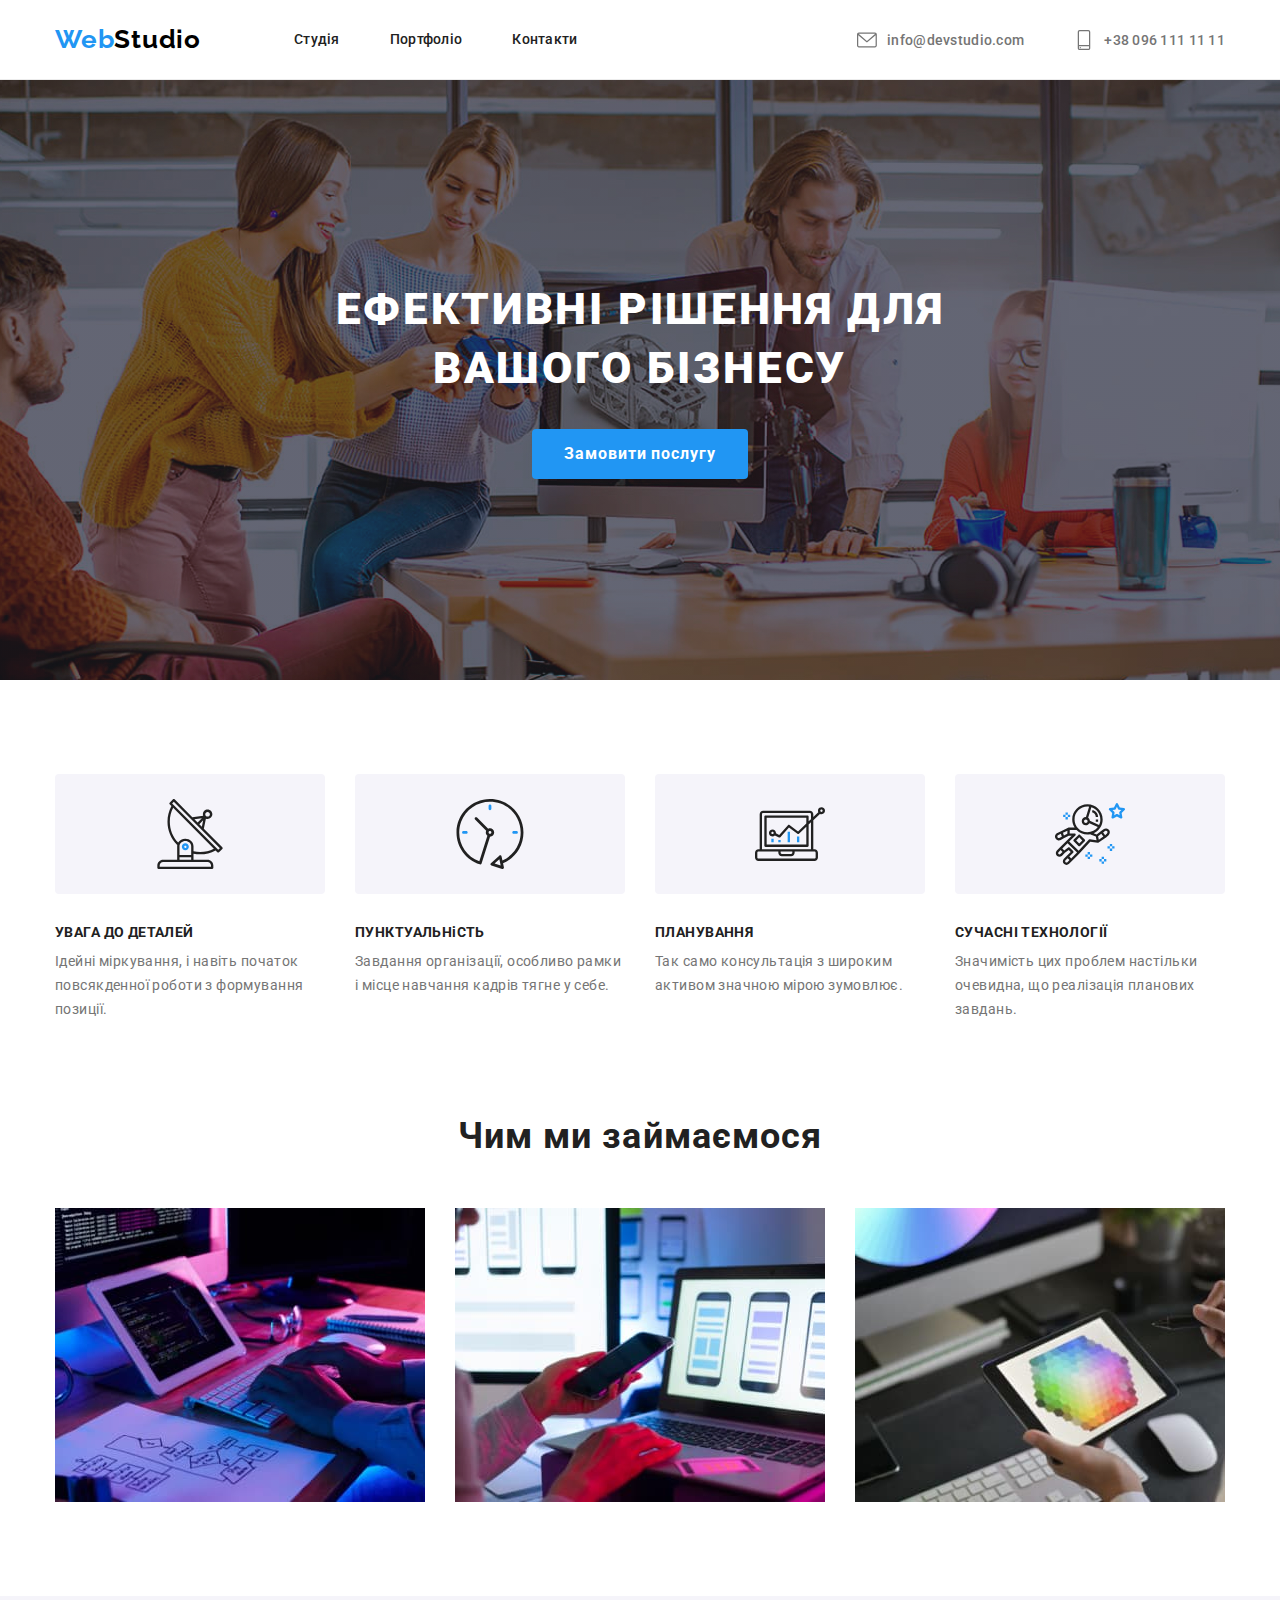
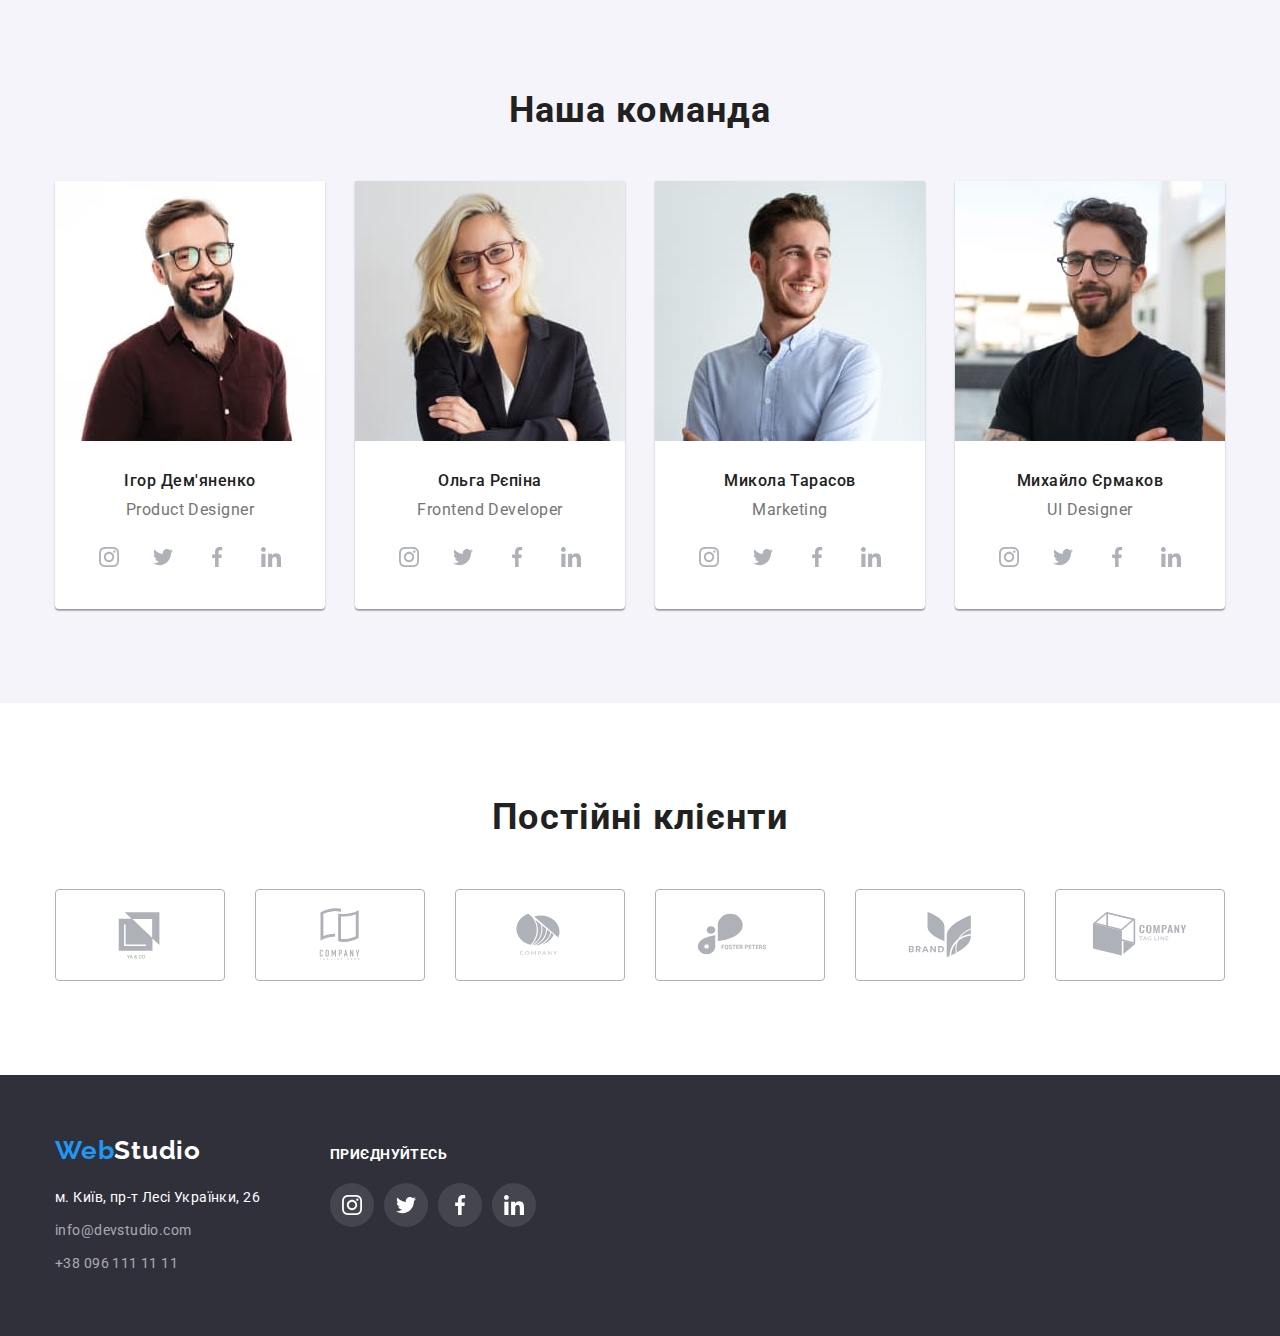
<file: index.html>
<!DOCTYPE html>
<html lang="ua">
<head>
    <meta charset="UTF-8">
    <meta http-equiv="X-UA-Compatible" content="IE=edge">
    <meta name="viewport" content="width=device-width, initial-scale=1.0">
    <title>WebStudio - Главная</title>
    <link rel="preconnect" href="https://fonts.googleapis.com">
    <link rel="preconnect" href="https://fonts.gstatic.com" crossorigin>
    <link href="https://fonts.googleapis.com/css2?family=Raleway:wght@700&family=Roboto:wght@400;500;700;900&display=swap"
    rel="stylesheet">
    <link rel="stylesheet" href="https://cdnjs.cloudflare.com/ajax/libs/modern-normalize/1.1.0/modern-normalize.min.css">
    <link rel="stylesheet" href="./css/styles.css">
</head>
<body>

    <!--Head-->
    <header class="header">
        <div class="container main-nav">
            <nav class="main-nav">
                <a href="/" class="logo">
                    <span class="logo-web">Web</span>Studio
                </a>
            
                <ul class="nav-site">
                    <li class="item">
                        <a class="nav-site-link" href="./index.html">Студія</a>
                    </li>
                    <li class="item">
                        <a class="nav-site-link" href="./portfolio.html">Портфоліо</a>
                    </li>
                    <li class="item">
                        <a class="nav-site-link" href="#">Контакти</a>
                    </li>
                </ul>
            </nav>
            <ul class="nav-cont">
                <li class="item">
                    <a class="nav-cont-link test" href="mailto:info@devstudio.com">
                        <svg class="icon-contact" width="20" height="20">
                            <use href="./images/icons.svg#icon-envelope"></use>
                        </svg>
                        info@devstudio.com
                    </a>
                </li>
                <li class="item">
                    <a class="nav-cont-link" href="tel:+380961111111">
                        <svg class="icon-contact" width="20" height="20">
                            <use href="./images/icons.svg#icon-smartphone"></use>
                        </svg>
                        +38 096 111 11 11
                    </a>
                </li>
            </ul>
        </div>         
    </header>

    <!--Main-->
    <main>
        <!--Presentation-->
            <section class="hero">
                <div class="container">
                    <h1 class="hero-text">
                        ЕФЕКТИВНІ РІШЕННЯ ДЛЯ ВАШОГО БІЗНЕСУ
                    </h1>
                    <button type="button" class="hero-btn">Замовити послугу</button>
                </div>
            </section>
        
        <!--Preferences-->
        <section class="section">
            <div class="container">
                <h2 class="visually-hidden">Переваги</h2>
                <ul class="pref">
                    <li class="item">
                        <div class="icon-bg">
                            <svg class="icon-pref">
                                <use href="./images/icons.svg#icon-antenna"></use>
                            </svg>
                        </div>
                        <h3 class="pref-title">
                            УВАГА ДО ДЕТАЛЕЙ
                        </h3>
                        <p class="pref-text">
                            Ідейні міркування, і навіть початок повсякденної роботи з формування позиції.
                        </p>
                    </li>
                    <li class="item">
                        <div class="icon-bg">
                            <svg class="icon-pref">
                                <use href="./images/icons.svg#icon-clock"></use>
                            </svg>
                        </div>
                        <h3 class="pref-title">
                            ПУНКТУАЛЬНіСТЬ
                        </h3>
                        <p class="pref-text">
                            Завдання організації, особливо рамки і місце навчання кадрів тягне у себе.
                        </p>
                    </li>
                    <li class="item">
                        <div class="icon-bg">
                            <svg class="icon-pref">
                                <use href="./images/icons.svg#icon-diagram"></use>
                            </svg>
                        </div>
                        <h3 class="pref-title">
                            ПЛАНУВАННЯ
                        </h3>
                        <p class="pref-text">
                            Так само консультація з широким активом значною мірою зумовлює.
                        </p>
                    </li>
                    <li class="item">
                        <div class="icon-bg">
                            <svg class="icon-pref">
                                <use href="./images/icons.svg#icon-astronaut"></use>
                            </svg>
                        </div>
                        <h3 class="pref-title">
                            СУЧАСНІ ТЕХНОЛОГІЇ
                        </h3>
                        <p class="pref-text">
                            Значимість цих проблем настільки очевидна, що реалізація планових завдань.
                        </p>
                    </li>
                </ul>
            </div>
        </section>
        
        <!--About-->
        <section class="section supp-pt">
            <div class="container">
                <h2 class="about-title">
                    Чим ми займаємося
                </h2>
                <ul class="about-list">
                    <li class="item">
                        <a href="#"><img src="./images/img1.jpg" alt="Статистика" width="370"></a>
                    </li>
                    <li class="item">
                        <a href="#"><img src="./images/img2.jpg" alt="Аналіз" width="370"></a>
                    </li>
                    <li class="item">
                        <a href="#"><img src="./images/img3.jpg" alt="Дизайн" width="370"></a>
                    </li>
                </ul>
            </div>
        </section>
        
        <!--Team-->
        <section class="section team">
            <div class="container">
                <h2 class="team-title">
                    Наша команда
                </h2>
                
                <ul class="team-list">
                    <li class="team-bgd">
                        <img src="./images/imgc1.jpg" alt="Игорь Демьяненко" width="270">
                        <div class="team-info">
                            <h3 class="team-name">
                                Ігор Дем'яненко
                            </h3>
                            <p class="team-prof" lang="en">
                                Product Designer
                            </p>
                            <ul class="social-links">
                                <li class="social-link">
                                    <a href="#" class="link-team">
                                        <svg class="icon-team" width="20" height="20">
                                            <use href="./images/icons.svg#icon-instagram"></use>
                                        </svg>
                                    </a>
                                </li>
                                <li class="social-link">
                                    <a href="#" class="link-team">
                                        <svg class="icon-team" width="20" height="20">
                                            <use href="./images/icons.svg#icon-twitter"></use>
                                        </svg>
                                    </a>
                                </li>
                                <li class="social-link">
                                    <a href="#" class="link-team">
                                        <svg class="icon-team" width="20" height="20">
                                            <use href="./images/icons.svg#icon-facebook"></use>
                                        </svg>
                                    </a>
                                </li>
                                <li class="social-link">
                                    <a href="#" class="link-team">
                                        <svg class="icon-team" width="20" height="20">
                                            <use href="./images/icons.svg#icon-linkedin"></use>
                                        </svg>
                                    </a>
                                </li>
                            </ul>
                        </div>                        
                    </li>
                    <li class="team-bgd">
                        <img src="./images/imgc2.jpg" alt="Ольга Репина" width="270">
                        <div class="team-info">
                            <h3 class="team-name">
                                Ольга Рєпіна
                            </h3>
                            <p class="team-prof" lang="en">
                                Frontend Developer
                            </p>
                            <ul class="social-links">
                                <li class="social-link">
                                    <a href="#" class="link-team">
                                        <svg class="icon-team" width="20" height="20">
                                            <use href="./images/icons.svg#icon-instagram"></use>
                                        </svg>
                                    </a>
                                </li>
                                <li class="social-link">
                                    <a href="#" class="link-team">
                                        <svg class="icon-team" width="20" height="20">
                                            <use href="./images/icons.svg#icon-twitter"></use>
                                        </svg>
                                    </a>
                                </li>
                                <li class="social-link">
                                    <a href="#" class="link-team">
                                        <svg class="icon-team" width="20" height="20">
                                            <use href="./images/icons.svg#icon-facebook"></use>
                                        </svg>
                                    </a>
                                </li>
                                <li class="social-link">
                                    <a href="#" class="link-team">
                                        <svg class="icon-team" width="20" height="20">
                                            <use href="./images/icons.svg#icon-linkedin"></use>
                                        </svg>
                                    </a>
                                </li>
                            </ul>
                        </div>                        
                    </li>
                    <li class="team-bgd">
                        <img src="./images/imgc3.jpg" alt="Николай Тарасов" width="270">
                        <div class="team-info">
                            <h3 class="team-name">
                                Микола Тарасов
                            </h3>
                            <p class="team-prof" lang="en">
                                Marketing
                            </p>
                            <ul class="social-links">
                                <li class="social-link">
                                    <a href="#" class="link-team">
                                        <svg class="icon-team" width="20" height="20">
                                            <use href="./images/icons.svg#icon-instagram"></use>
                                        </svg>
                                    </a>
                                </li>
                                <li class="social-link">
                                    <a href="#" class="link-team">
                                        <svg class="icon-team" width="20" height="20">
                                            <use href="./images/icons.svg#icon-twitter"></use>
                                        </svg>
                                    </a>
                                </li>
                                <li class="social-link">
                                    <a href="#" class="link-team">
                                        <svg class="icon-team" width="20" height="20">
                                            <use href="./images/icons.svg#icon-facebook"></use>
                                        </svg>
                                    </a>
                                </li>
                                <li class="social-link">
                                    <a href="#" class="link-team">
                                        <svg class="icon-team" width="20" height="20">
                                            <use href="./images/icons.svg#icon-linkedin"></use>
                                        </svg>
                                    </a>
                                </li>
                            </ul>
                        </div>                        
                    </li>
                    <li class="team-bgd">
                        <img src="./images/imgc4.jpg" alt="Михаил Ермаков" width="270">
                        <div class="team-info">
                            <h3 class="team-name">
                                Михайло Єрмаков
                            </h3>
                            <p class="team-prof" lang="en">
                                UI Designer
                            </p>
                            <ul class="social-links">
                                <li class="social-link">
                                    <a href="#" class="link-team">
                                        <svg class="icon-team" width="20" height="20">
                                            <use href="./images/icons.svg#icon-instagram"></use>
                                        </svg>
                                    </a>
                                </li>
                                <li class="social-link">
                                    <a href="#" class="link-team">
                                        <svg class="icon-team" width="20" height="20">
                                            <use href="./images/icons.svg#icon-twitter"></use>
                                        </svg>
                                    </a>
                                </li>
                                <li class="social-link">
                                    <a href="#" class="link-team">
                                        <svg class="icon-team" width="20" height="20">
                                            <use href="./images/icons.svg#icon-facebook"></use>
                                        </svg>
                                    </a>
                                </li>
                                <li class="social-link">
                                    <a href="#" class="link-team">
                                        <svg class="icon-team" width="20" height="20">
                                            <use href="./images/icons.svg#icon-linkedin"></use>
                                        </svg>
                                    </a>
                                </li>
                            </ul>
                        </div>                        
                    </li>
                </ul>
            </div>
        </section>

        <!--Regular Customers-->
        <section class="section">
            <div class="container">
                <h2 class="customers-title">
                    Постійні клієнти
                </h2>
                <ul class="customers-list">
                    <li class="customer">
                        <a href="#" class="customer-item">
                            <svg class="icon-logo" width="106" height="60">
                                <use href="./images/icons.svg#icon-logo-1"></use>
                            </svg>
                        </a>
                    </li>
                    <li class="customer">
                        <a href="#" class="customer-item">
                            <svg class="icon-logo" width="106" height="60">
                                <use href="./images/icons.svg#icon-logo-2"></use>
                            </svg>
                        </a>
                    </li>
                    <li class="customer">
                        <a href="#" class="customer-item">
                            <svg class="icon-logo" width="106" height="60">
                                <use href="./images/icons.svg#icon-logo-3"></use>
                            </svg>
                        </a>
                    </li>
                    <li class="customer">
                        <a href="#" class="customer-item">
                            <svg class="icon-logo" width="106" height="60">
                                <use href="./images/icons.svg#icon-logo-4"></use>
                            </svg>
                        </a>
                    </li>
                    <li class="customer">
                        <a href="#" class="customer-item">
                            <svg class="icon-logo" width="106" height="60">
                                <use href="./images/icons.svg#icon-logo-5"></use>
                            </svg>
                        </a>
                    </li>
                    <li class="customer">
                        <a href="#" class="customer-item">
                            <svg class="icon-logo" width="106" height="60">
                                <use href="./images/icons.svg#icon-logo-6"></use>
                            </svg>
                        </a>
                    </li>
                </ul>
            </div>
        </section>
    </main>

    <!--Footer-->
    <footer class="footer supp-footer">
            <div class="container supp-flex">
                <div>
                    <a href="/" class="footer-logo">
                        <span class="logo-web">Web</span>Studio
                    </a>
                    
                    <address>
                        <ul class="address-list">
                            <li class="item">
                                <a href="https://goo.gl/maps/CPtrU1FHBa2aNyZL9" target="_blank" rel="noopener noreferrer" class="address">м.
                                    Київ, пр-т Лесі Українки, 26</a>
                            </li>
                            <li class="item">
                                <a href="mailto:info@devstudio.com" class="footer-cont">info@devstudio.com</a>
                            </li>
                            <li class="item">
                                <a href="tel:+380961111111" class="footer-cont">+38 096 111 11 11</a>
                            </li>
                        </ul>
                    </address>
                </div>
                
                <div class="join-in">
                    <h3 class="social-links-title">
                        ПРИЄДНУЙТЕСЬ
                    </h3>
                    <ul class="links-footer">
                        <li class="social-footer">
                            <a href="#" class="link-footer">
                                <svg class="icon-link-footer" width="20" height="20">
                                    <use href="./images/icons.svg#icon-instagram"></use>
                                </svg>
                            </a>
                        </li>
                        <li class="social-footer">
                            <a href="#" class="link-footer">
                                <svg class="icon-link-footer" width="20" height="20">
                                    <use href="./images/icons.svg#icon-twitter"></use>
                                </svg>
                            </a>
                        </li>
                        <li class="social-footer">
                            <a href="#" class="link-footer">
                                <svg class="icon-link-footer" width="20" height="20">
                                    <use href="./images/icons.svg#icon-facebook"></use>
                                </svg>
                            </a>
                        </li>
                        <li class="social-footer">
                            <a href="#" class="link-footer">
                                <svg class="icon-link-footer" width="20" height="20">
                                    <use href="./images/icons.svg#icon-linkedin"></use>
                                </svg>
                            </a>
                        </li>
                    </ul>
                </div>
            </div>         
    </footer>
    
</body>
</html>
</file>
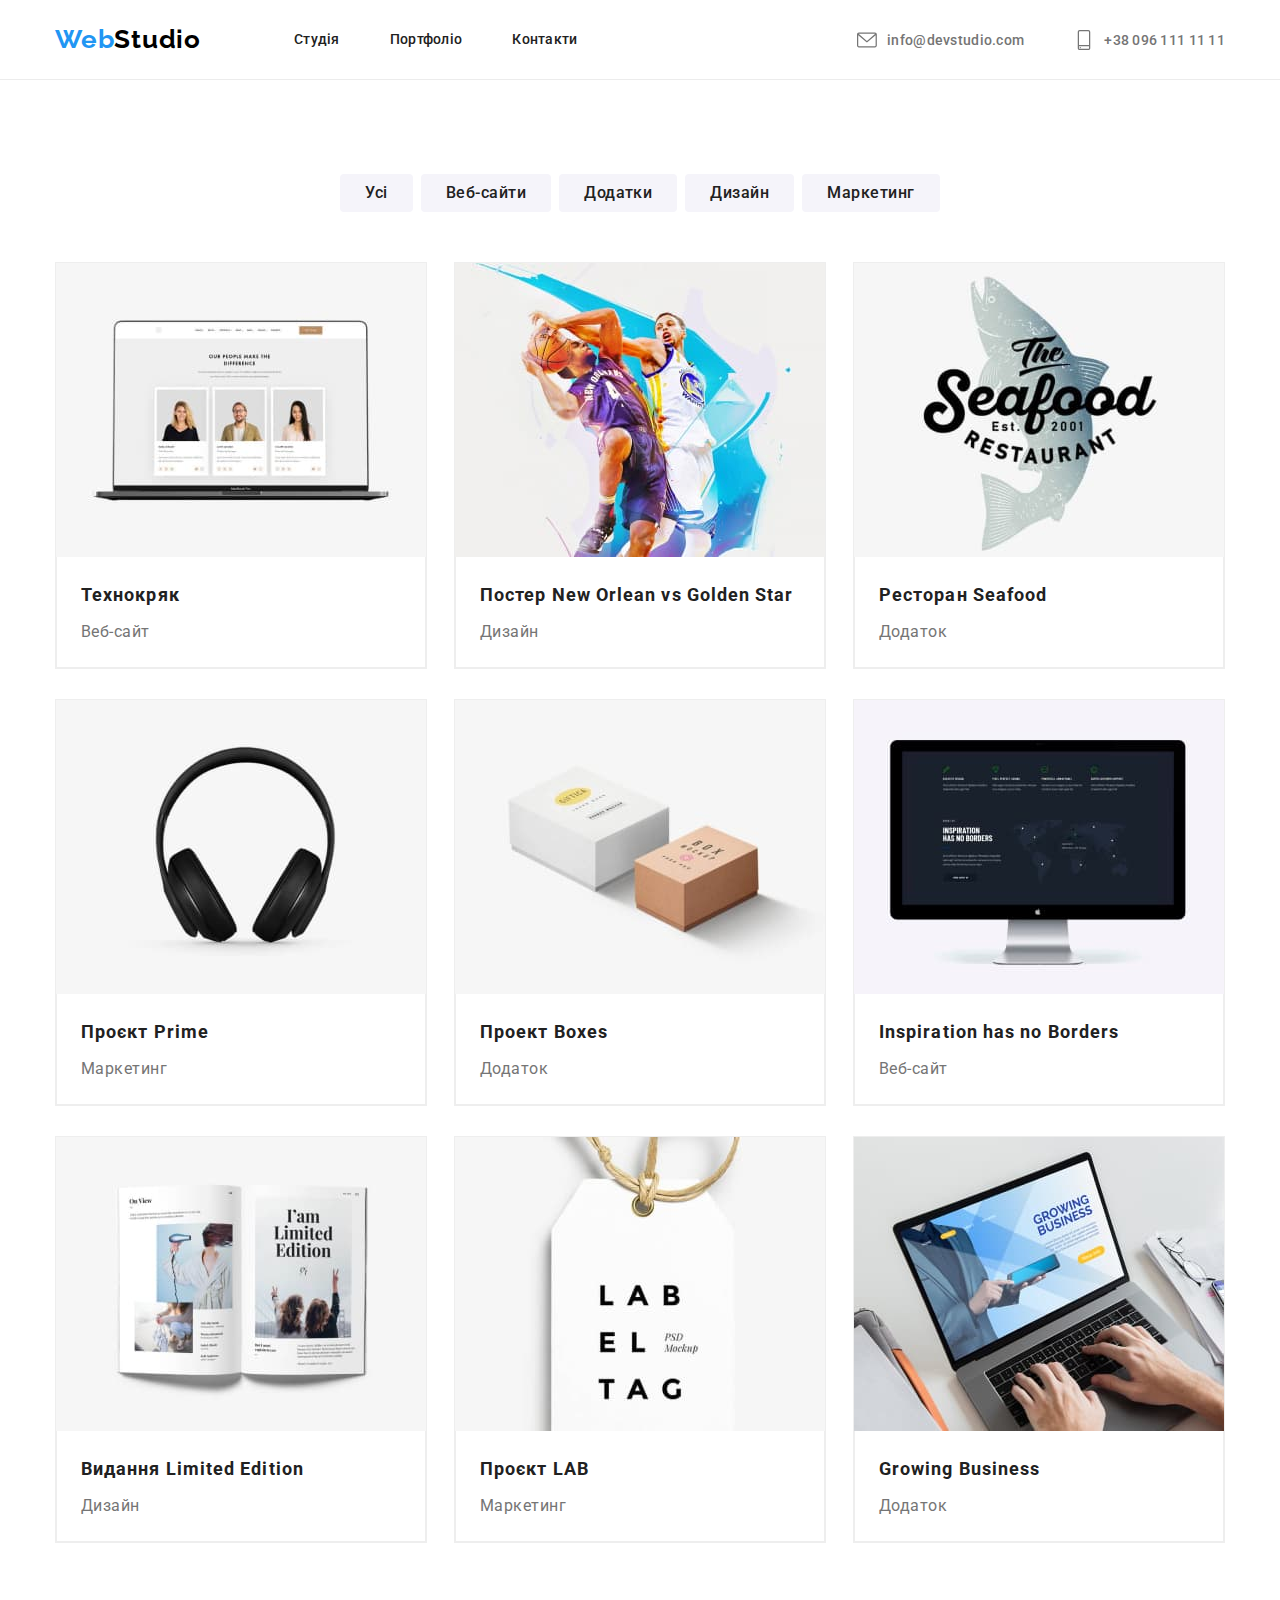
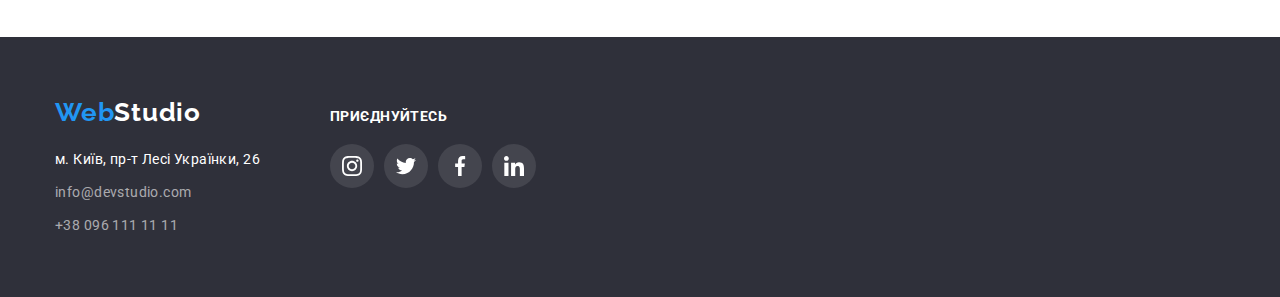
<file: portfolio.html>
<!DOCTYPE html>
<html lang="ua">

<head>
    <meta charset="UTF-8">
    <meta http-equiv="X-UA-Compatible" content="IE=edge">
    <meta name="viewport" content="width=device-width, initial-scale=1.0">
    <title>WebStudio - Портфолио</title>
    <link rel="preconnect" href="https://fonts.googleapis.com">
    <link rel="preconnect" href="https://fonts.gstatic.com" crossorigin>
    <link
        href="https://fonts.googleapis.com/css2?family=Raleway:wght@700&family=Roboto:wght@400;500;700;900&display=swap"
        rel="stylesheet">
    <link rel="stylesheet" href="https://cdnjs.cloudflare.com/ajax/libs/modern-normalize/1.1.0/modern-normalize.min.css">
    <link rel="stylesheet" href="./css/styles.css">
</head>

<body>

    <!--Head-->
    <header class="header">
        <div class="container main-nav">
            <nav class="main-nav">
                <a href="/" class="logo">
                    <span class="logo-web">Web</span>Studio
                </a>
    
                <ul class="nav-site">
                    <li class="item">
                        <a class="nav-site-link" href="./index.html">Студія</a>
                    </li>
                    <li class="item">
                        <a class="nav-site-link" href="./portfolio.html">Портфоліо</a>
                    </li>
                    <li class="item">
                        <a class="nav-site-link" href="#">Контакти</a>
                    </li>
                </ul>
            </nav>
            <ul class="nav-cont">
                <li class="item">
                    <a class="nav-cont-link test" href="mailto:info@devstudio.com">
                        <svg class="icon-contact" width="20" height="20">
                            <use href="./images/icons.svg#icon-envelope"></use>
                        </svg>
                        info@devstudio.com
                    </a>
                </li>
                <li class="item">
                    <a class="nav-cont-link" href="tel:+380961111111">
                        <svg class="icon-contact" width="20" height="20">
                            <use href="./images/icons.svg#icon-smartphone"></use>
                        </svg>
                        +38 096 111 11 11
                    </a>
                </li>
            </ul>
        </div>
    </header>

    <main>
        <!--Portfolio-->
        <!--Nav portfolio-->
        <section class="section">
            <div class="container">
                <h1 class="visually-hidden">
                    Portfolio
                </h1>
                <ul class="portfolio-list">
                    <li class="item">
                        <button class="portfolio-btn" type="button">Усі</button>
                    </li>
                    <li class="item">
                        <button class="portfolio-btn" type="button">Веб-сайти</button>
                    </li>
                    <li class="item">
                        <button class="portfolio-btn" type="button">Додатки</button>
                    </li>
                    <li class="item">
                        <button class="portfolio-btn" type="button">Дизайн</button>
                    </li>
                    <li class="item">
                        <button class="portfolio-btn" type="button">Маркетинг</button>
                    </li>
                </ul>
                
                <!--Samples-->
                <ul class="samples-list">
                    <li class="item">
                        <a class="link-decor" href="#" target="_blank">
                            <img src="./images/port1.jpg" alt="Технокряк" width="370">
                            <div class="port-title-text">
                                <h2 class="port-list-title">Технокряк</h2>
                                <p class="port-list-text">Веб-сайт</p>
                            </div>
                        </a>
                    </li>
                    <li class="item">
                        <a class="link-decor" href="#" target="_blank">
                            <img src="./images/port2.jpg" alt="Постер New Orlean vs Golden Star" width="370">
                            <div class="port-title-text">
                                <h2 class="port-list-title">Постер New Orlean vs Golden Star</h2>
                                <p class="port-list-text">Дизайн</p>
                            </div>
                        </a>
                    </li>
                    <li class="item">
                        <a class="link-decor" href="#" target="_blank">
                            <img src="./images/port3.jpg" alt="Ресторан Seafood" width="370">
                            <div class="port-title-text">
                                <h2 class="port-list-title">Ресторан Seafood</h2>
                                <p class="port-list-text">Додаток</p>
                            </div>
                        </a>
                    </li>
                    <li class="item">
                        <a class="link-decor" href="#" target="_blank">
                            <img src="./images/port4.jpg" alt="Проект Prime" width="370">
                            <div class="port-title-text">
                                <h2 class="port-list-title">Проєкт Prime</h2>
                                <p class="port-list-text">Маркетинг</p>
                            </div>
                        </a>
                    </li>
                    <li class="item">
                        <a class="link-decor" href="#" target="_blank">
                            <img src="./images/port5.jpg" alt="Проект Boxes" width="370">
                            <div class="port-title-text">
                                <h2 class="port-list-title">Проект Boxes</h2>
                                <p class="port-list-text">Додаток</p>
                            </div>
                        </a>
                    </li>
                    <li class="item">
                        <a class="link-decor" href="#" target="_blank">
                            <img src="./images/port6.jpg" alt="Inspiration has no Borders" width="370">
                            <div class="port-title-text">
                                <h2 class="port-list-title" lang="en">Inspiration has no Borders</h2>
                                <p class="port-list-text">Веб-сайт</p>
                            </div>
                        </a>
                    </li>
                    <li class="item">
                        <a class="link-decor" href="#" target="_blank">
                            <img src="./images/port7.jpg" alt="Издание Limited Edition" width="370">
                            <div class="port-title-text">
                                <h2 class="port-list-title">Видання Limited Edition</h2>
                                <p class="port-list-text">Дизайн</p>
                            </div>
                        </a>
                    </li>
                    <li class="item">
                        <a class="link-decor" href="#" target="_blank">
                            <img src="./images/port8.jpg" alt="Проект LAB" width="370">
                            <div class="port-title-text">
                                <h2 class="port-list-title">Проєкт LAB</h2>
                                <p class="port-list-text">Маркетинг</p>
                            </div>
                        </a>
                    </li>
                    <li class="item">
                        <a class="link-decor" href="#" target="_blank">
                            <img src="./images/port9.jpg" alt="Growing Business" width="370">
                            <div class="port-title-text">
                                <h2 class="port-list-title" lang="en">Growing Business</h2>
                                <p class="port-list-text">Додаток</p>
                            </div>
                        </a>
                    </li>
                </ul>
            </div>
        </section>
         
    </main>

    <!--Footer-->
    <footer class="footer supp-footer">
        <div class="container supp-flex">
            <div>
                <a href="/" class="footer-logo">
                    <span class="logo-web">Web</span>Studio
                </a>
    
                <address>
                    <ul class="address-list">
                        <li class="item">
                            <a href="https://goo.gl/maps/CPtrU1FHBa2aNyZL9" target="_blank" rel="noopener noreferrer"
                                class="address">м.
                                Київ, пр-т Лесі Українки, 26</a>
                        </li>
                        <li class="item">
                            <a href="mailto:info@devstudio.com" class="footer-cont">info@devstudio.com</a>
                        </li>
                        <li class="item">
                            <a href="tel:+380961111111" class="footer-cont">+38 096 111 11 11</a>
                        </li>
                    </ul>
                </address>
            </div>
    
            <div class="join-in">
                <h3 class="social-links-title">
                    ПРИЄДНУЙТЕСЬ
                </h3>
                <ul class="links-footer">
                    <li class="social-footer">
                        <a href="#" class="link-footer">
                            <svg class="icon-link-footer" width="20" height="20">
                                <use href="./images/icons.svg#icon-instagram"></use>
                            </svg>
                        </a>
                    </li>
                    <li class="social-footer">
                        <a href="#" class="link-footer">
                            <svg class="icon-link-footer" width="20" height="20">
                                <use href="./images/icons.svg#icon-twitter"></use>
                            </svg>
                        </a>
                    </li>
                    <li class="social-footer">
                        <a href="#" class="link-footer">
                            <svg class="icon-link-footer" width="20" height="20">
                                <use href="./images/icons.svg#icon-facebook"></use>
                            </svg>
                        </a>
                    </li>
                    <li class="social-footer">
                        <a href="#" class="link-footer">
                            <svg class="icon-link-footer" width="20" height="20">
                                <use href="./images/icons.svg#icon-linkedin"></use>
                            </svg>
                        </a>
                    </li>
                </ul>
            </div>
        </div>
    </footer>

</body>

</html>
</file>
<file: css/styles.css>
:root {
    --primary-text-color: #757575;
    --primary-white-color: #ffffff;
    --primary-blue-color: #2196f3;
    --primary-black-color: #212121;
    --primary-icon-color: #AFB1B8;
}
body {
    font-size: 14px;
    font-family: 'Roboto', sans-serif;
    letter-spacing: 0.03em;
    background: #ffffff;
    color: var(--primary-text-color);
}
.visually-hidden {
    position: absolute;
    white-space: nowrap;
    width: 1px;
    height: 1px;
    overflow: hidden;
    border: 0;
    padding: 0;
    clip: rect(0 0 0 0);
    clip-path: inset(50%);
    margin: -1px;
}

.container {
    margin-left: auto;
    margin-right: auto;
    width: 1200px;
    padding-left: 15px;
    padding-right: 15px;
    /*outline: 2px solid tomato;*/
}

h1,
h2,
h3,
h4,
h5,
h6,
p,
ul {
    margin-top: 0;
    margin-bottom: 0;
}

img {
    display: block;
    max-width: 100%;
    height: auto;
}

ul {
    padding: 0;
    list-style: none;
}

.section {
    padding-top: 94px;
    padding-bottom: 94px;
}

/*INDEX*/

/*Style header*/
.header {
    border-bottom: 1px solid #ECECEC;
}

/*Main Nav*/
.main-nav {
    display: flex;
    align-items: center;
}

/*Logo*/
.logo {
    font-family: 'Raleway', sans-serif;
    color: #000000;
    font-weight: 700;
    font-size: 26px;
    line-height: 1.2;
    text-decoration: none;
    letter-spacing: 0.03em;
}
.logo-web {
    color: var(--primary-blue-color);
}

/*Navigation*/
.nav-site {
    display: flex;
    padding: 0;
    margin-left: 93px;

    list-style: none;
    
}

.nav-site .item + .item {
    margin-left: 50px;
}

.nav-site-link {
    display: block;
    padding-top: 31px;
    padding-bottom: 32px;

    color: var(--primary-black-color);
    font-weight: 500;
    line-height: 1.15;
    letter-spacing: 0.02em;
    text-decoration: none;
}

.nav-site-link:hover,
.nav-site-link:focus {
    color: var(--primary-blue-color);
}

.nav-cont {
    display: flex;
    padding: 0;
    margin-left: auto;

    list-style: none;
}

.nav-cont .item + .item {
    margin-left: 50px;
}

.nav-cont-link {
    display: flex;
    align-items: center;
    justify-content: center;
    
    fill: currentColor;
    color: var(--primary-text-color);

    font-weight: 500;
    line-height: 1.15;
    letter-spacing: 0.02em;
    text-decoration: none;
}

.icon-contact {
    margin-right: 10px;
    fill: currentColor;
}

.nav-cont-link:hover,
.nav-cont-link:focus {
    color: var(--primary-blue-color);
}


/*Style main*/
/*Hero*/
.hero {
    text-align: center;

    height: 600px;
    max-width: 1600px;
    margin-left: auto;
    margin-right: auto;
    padding-top: 200px;
    padding-bottom: 200px;

    background-color: #c4c4c4;
    background-image: linear-gradient(
        rgba(47, 48, 58, 0.4),
        rgba(47, 48, 58, 0.4)
        ), 
        url('../images/Img-hero.jpg');
    background-repeat: no-repeat;
    background-size: cover;
    background-position: center;

    
}

.hero-text {
    width: 696px;
    margin-left: auto;
    margin-right: auto;
    margin-bottom: 30px;

    font-weight: 900;
    font-size: 44px;
    line-height: 1.35;
    letter-spacing: 0.06em;
    color: var(--primary-white-color);
}

.hero-btn {
    background: var(--primary-blue-color);
    border-radius: 4px;
    font-weight: 700;
    font-size: 16px;
    line-height: 1.875;
    color: var(--primary-white-color);
    letter-spacing: 0.06em;
    border: none;
    cursor: pointer;
    padding: 10px 32px;
}
.hero-btn:hover,
.hero-btn:focus {
    background: #188CE8;
    box-shadow: 0px 4px 4px rgba(0, 0, 0, 0.15);
    border-radius: 4px;
}

/*Preference*/
.pref {
    display: flex;
    padding: 0;

    list-style: none;
}

.pref .item + .item {
    margin-left: 30px;
}

.icon-bg {
    display: flex;
    align-items: center;
    justify-content: center;
    height: 120px;
    width: 270px;

    margin-bottom: 30px;

    background-color: #F5F4FA;
    border-radius: 4px;

}

.icon-pref {
    width: 70px;
    height: 70px;
}

.pref-title {
    font-weight: 700;
    font-size: 14px;
    line-height: 1.15;
    color: var(--primary-black-color);
    margin-bottom: 10px;
}

.pref-text {
    line-height: 1.7;
}

/*About*/
.supp-pt {
    padding-top: 0;
}

.about-list {
    display: flex;
    padding: 0;

    list-style: none;
}

.about-list .item + .item {
    margin-left: 30px;
}

.about-title {
    font-weight: 700;
    font-size: 36px;
    line-height: 1.166;
    letter-spacing: 0.03em;
    color: var(--primary-black-color);

    text-align: center;
    margin-bottom: 50px;
}

/*Team*/
.section.team {
    background-color: #F5F4FA;
}

.team-list {
    display: flex;
    padding: 0;

    list-style: none;
}

.team-title {
    font-weight: 700;
    font-size: 36px;
    line-height: 1.165;
    letter-spacing: 0.03em;
    color: var(--primary-black-color);

    text-align: center;
    margin-bottom: 50px;
}

.team-bgd {
    background-color: var(--primary-white-color);

    box-shadow: 0px 1px 3px rgba(0, 0, 0, 0.12), 0px 1px 1px rgba(0, 0, 0, 0.14), 0px 2px 1px rgba(0, 0, 0, 0.2);
    border-radius: 0px 0px 4px 4px;
}

.team-list .team-bgd + .team-bgd {
    margin-left: 30px;
}

.team-name {
    font-weight: 500;
    font-size: 16px;
    line-height: 1.1875;
    letter-spacing: 0.03em;
    color: var(--primary-black-color);

    text-align: center;
    margin-bottom: 10px;
}

.team-prof {
    text-align: center;
    margin-bottom: 16px;

    font-size: 16px;
    line-height: 1.1875;
    letter-spacing: 0.03em;
}

.team-info {
    padding-top: 30px;
    padding-bottom: 30px;
}

.social-links {
    display: flex;
    justify-content: center;
    padding: 0;
}

.social-link + .social-link {
    margin-left: 10px;
}

.link-team {
    width: 44px;
    height: 44px;
    display: flex;
    align-items: center;
    justify-content: center;

    color: var(--primary-icon-color);
    fill: currentColor;

    border-radius: 50%;
}

.icon-team {
    fill: currentColor;
}

.link-team:hover,
.link-team:focus {
    background-color: var(--primary-blue-color);
    color: var(--primary-white-color);
}

/*Regular customers*/
.customers-title {
    font-weight: 700;
    font-size: 36px;
    line-height: 1.165;
    letter-spacing: 0.03em;
    color: var(--primary-black-color);

    text-align: center;
    margin-bottom: 50px;
}

.customers-list {
    display: flex;
    justify-content: center;
    padding: 0;

    list-style: none;
}

.customer + .customer {
    margin-left: 30px;
}

.customer-item {
    width: 170px;
    height: 92px;
    display: flex;
    align-items: center;
    justify-content: center;

    color: var(--primary-icon-color);
    fill: currentColor;

    border: 1px solid #AFB1B8;
    border-radius: 4px;
}

.icon-logo {
    fill: currentColor;
}

.customer-item:hover,
.customer-item:focus {
    background-color: var(--primary-white-color);
    border: 1px solid var(--primary-blue-color);
    border-radius: 4px;
    color: var(--primary-blue-color);
}

/*Style footer*/
.footer {
    background: #2F303A;
}

.supp-flex {
    display: flex;
    align-items: baseline;
}

.footer-logo {
    display: flex;
    margin-bottom: 20px;

    font-family: 'Raleway', sans-serif;
    color: var(--primary-white-color);
    font-weight: 700;
    font-size: 26px;
    line-height: 1.192;
    letter-spacing: 0.03em;
    
}

.footer-cont {
    color: rgba(255, 255, 255, 0.6);
    line-height: 1.7;
    font-style: normal;
}

.supp-footer {
    padding-bottom: 60px;
    padding-top: 60px;
}

.address-list .item + .item {
    margin-top: 9px;
}

.address {
    line-height: 1.7;
    color: var(--primary-white-color);
    font-style: normal;
}

.footer-cont:hover,
.footer-cont:focus {
    color: var(--primary-blue-color);
}

.footer-logo,
.footer-cont,
.address {
    text-decoration: none;
}

.join-in {
    margin-left: 70px;
}

.social-links-title {
    font-weight: 700;
    font-size: 14px;
    line-height: 1.15;
    color: var(--primary-white-color);
    margin-bottom: 20px;
}

.links-footer {
    display: flex;
    justify-content: center;
    padding: 0;
}

.social-footer {
    display: flex;
    justify-content: center;
    padding: 0;
}

.social-footer+.social-footer {
    margin-left: 10px;
}

.link-footer {
    width: 44px;
    height: 44px;
    display: flex;
    align-items: center;
    justify-content: center;

    background-color: rgba(255, 255, 255, 0.1);
    color: var(--primary-white-color);
    fill: currentColor;

    border-radius: 50%;
}

.icon-link-footer {
    fill: currentColor;
}

.link-footer:hover,
.link-footer:focus {
    background-color: var(--primary-blue-color);
    color: var(--primary-white-color);
}


/*PORTFOLIO*/
/*Nav*/
.portfolio-list {
    display: flex;
    justify-content: center;
    padding: 0;
    margin-bottom: 50px;

    list-style: none;
}

.portfolio-list .item + .item {
    margin-left: 8px;
}

.portfolio-btn{
    font-family: 'Roboto', sans-serif;
    background: #F5F4FA;
    border-radius: 4px;
    font-weight: 500;
    font-size: 16px;
    letter-spacing: 0.03em;
    line-height: 1.625;

    color: var(--primary-black-color);

    border: none;
    cursor: pointer;

    padding: 6px 25px;
}
.portfolio-btn:hover,
.portfolio-btn:focus {
    background: var(--primary-blue-color);
    box-shadow: 0px 3px 1px rgba(0, 0, 0, 0.1), 0px 1px 2px rgba(0, 0, 0, 0.08), 0px 2px 2px rgba(0, 0, 0, 0.12);
    border-radius: 4px;
    color: var(--primary-white-color);
    border: none;
}


/*Samples*/
.samples-list {
    display: flex;
    flex-wrap: wrap;
    justify-content: space-between;
    padding: 0;
}

.samples-list .item {
    margin-bottom: 30px;
}

.samples-list .item:nth-last-child(-n+3) {
    margin-bottom: 0;
}

/*.samples-list .item:nth-child(3n) {
    margin-right: 0;
}
*/

.link-decor {
    display: block;
    background-color: var(--primary-white-color);
    border: 1px solid #EEEEEE;
    text-decoration: none;
}

.port-list-title {
    font-weight: 700;
    font-size: 18px;
    line-height: 2;
    letter-spacing: 0.06em;
    color: var(--primary-black-color);

    margin-bottom: 4px;
}

.port-list-text {
    font-size: 16px;
    line-height: 1.875;
    color: var(--primary-text-color);
    letter-spacing: 0.03em;
}

.port-title-text {
    padding-top: 20px;
    padding-left: 24px;
    padding-right: 24px;
    padding-bottom: 20px;

    border-bottom: 1px solid #EEEEEE;
    border-left: 1px solid #EEEEEE;
    border-right: 1px solid #EEEEEE;
}

.link-decor:hover,
.link-decor:focus {
    background-color: var(--primary-white-color);
    border: 1px solid #EEEEEE;
    box-shadow: 0px 1px 1px rgba(0, 0, 0, 0.12), 0px 4px 4px rgba(0, 0, 0, 0.06), 1px 4px 6px rgba(0, 0, 0, 0.16);
}
</file>
